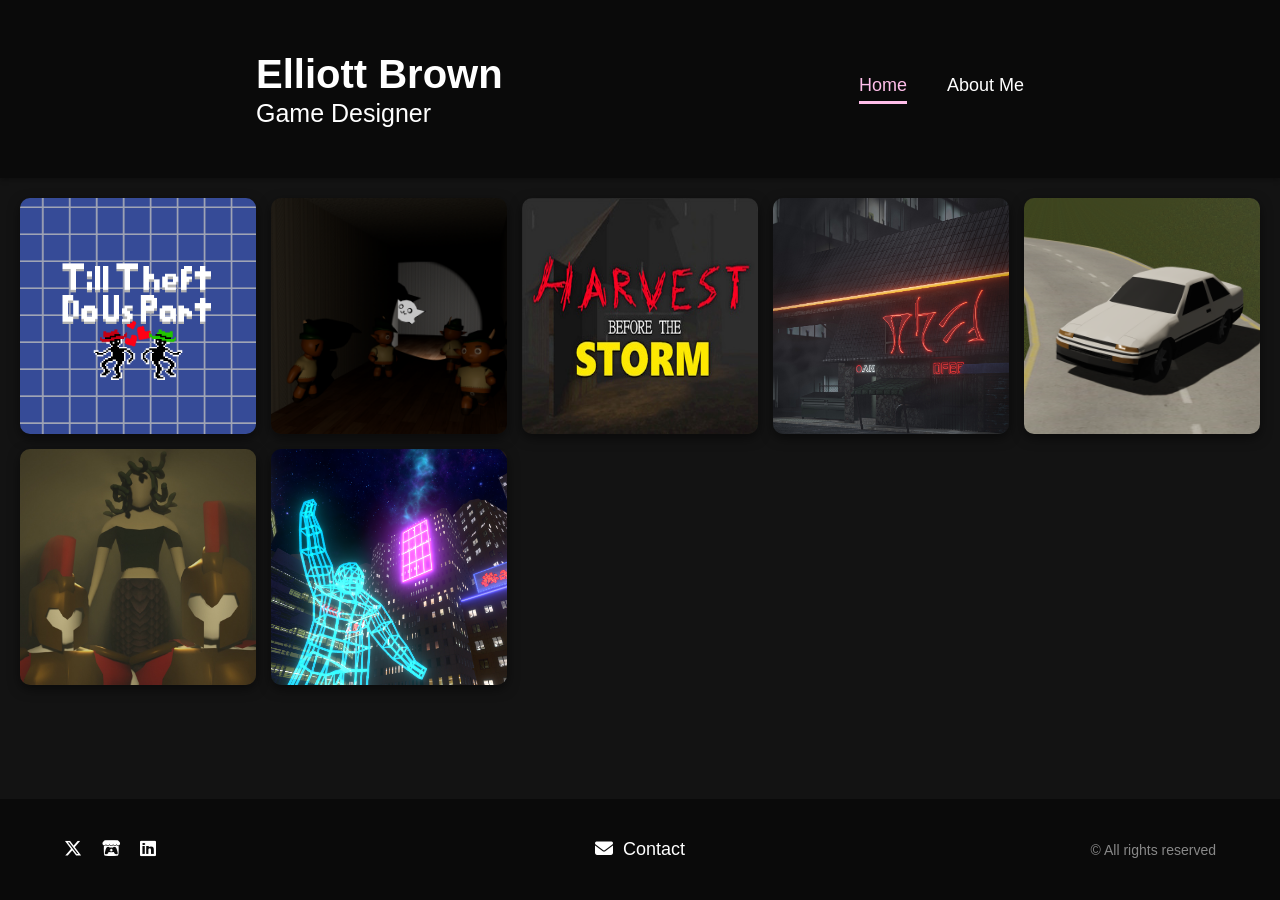
<file: index.html>
<!DOCTYPE html>
<html lang="en">
<head>
    <meta charset="UTF-8">
    <meta name="viewport" content="width=device-width, initial-scale=1.0">
    <link href="https://cdnjs.cloudflare.com/ajax/libs/font-awesome/6.5.0/css/all.min.css" rel="stylesheet">
    <link rel="stylesheet" href="style.css">
    <link rel="icon" href="favicon.png" type="image/png">
    <title>Elliott Brown - Portfolio</title>
</head>
<body>
    <header>
        <div class="name-container">
            <a href="/" class="name">Elliott Brown</a>
            <div class="title">Game Designer</div>
        </div>
        <nav class="main-nav">
            <button class="nav-toggle" aria-label="Toggle navigation" aria-expanded="false" aria-controls="navLinksList">
                <i class="fa-solid fa-bars"></i>
            </button>
            <ul class="nav-links" id="navLinksList">
                <li><a href="/" class="nav-link active">Home</a></li>
                <li><a href="/aboutme/" class="nav-link">About Me</a></li>
            </ul>
        </nav>
    </header>

    <main>
        <section class="projects">
            <a href="/projects/till-theft-do-us-part/" class="project-box">
                <img src="images/tillthefticon.png" alt="Till Theft Do Us Part">
                <div class="overlay">Till Theft Do Us Part</div>
            </a>
            <a href="/projects/spooky-maze-party/" class="project-box">
                <img src="images/spookymazepartyicon.png" alt="Spooky Maze Party">
                <div class="overlay">Spooky Maze Party</div>
            </a>
            <a href="/projects/harvest-before-the-storm/" class="project-box">
                <img src="images/harvestbeforethestormicon.jpg" alt="Harvest Before the Storm">
                <div class="overlay">Harvest Before the Storm</div>
            </a>
            <a href="#" class="project-box">
                <img src="images/cybersoulicon.jpg" alt="Cyber Soul">
                <div class="overlay">Cyber Soul</div>
            </a>
            <a href="#" class="project-box">
                <img src="images/chhocupicon.png" alt="Chho Cup: National Tour">
                <div class="overlay">Chho Cup: National Tour</div>
            </a>
            <a href="#" class="project-box">
                <img src="images/petrifyorperishicon.jpg" alt="Petrify or Perish">
                <div class="overlay">Petrify or Perish</div>
            </a>
            <a href="#" class="project-box">
                <img src="images/cyberpunkicon.png" alt="Cyberpunk Wallrunner Game">
                <div class="overlay">Cyberpunk Wallrunner Game</div>
            </a>
        </section>
    </main>

    <footer class="footer">
        <div class="footer-content">
            <div class="footer-links-left">
                <a href="https://x.com/ebrowndev" class="footer-link" target="_blank" rel="noopener noreferrer">
                    <i class="fa-brands fa-x-twitter"></i>
                </a>
                <a href="https://ebrowndev.itch.io" class="footer-link" target="_blank" rel="noopener noreferrer">
                    <i class="fa-brands fa-itch-io"></i>
                </a>
                <a href="https://www.linkedin.com/in/ebrowndev" class="footer-link" target="_blank" rel="noopener noreferrer">
                    <i class="fa-brands fa-linkedin"></i>
                </a>
            </div>
            <div class="footer-link-center">
                <a href="mailto:contact@ebrowndev.com" class="footer-link">
                    <i class="fa-solid fa-envelope"></i> Contact
                </a>
            </div>
            <div class="footer-copyright">© All rights reserved</div>
        </div>
    </footer>
    <script src="script.js"></script>
</body>
</html>
</file>
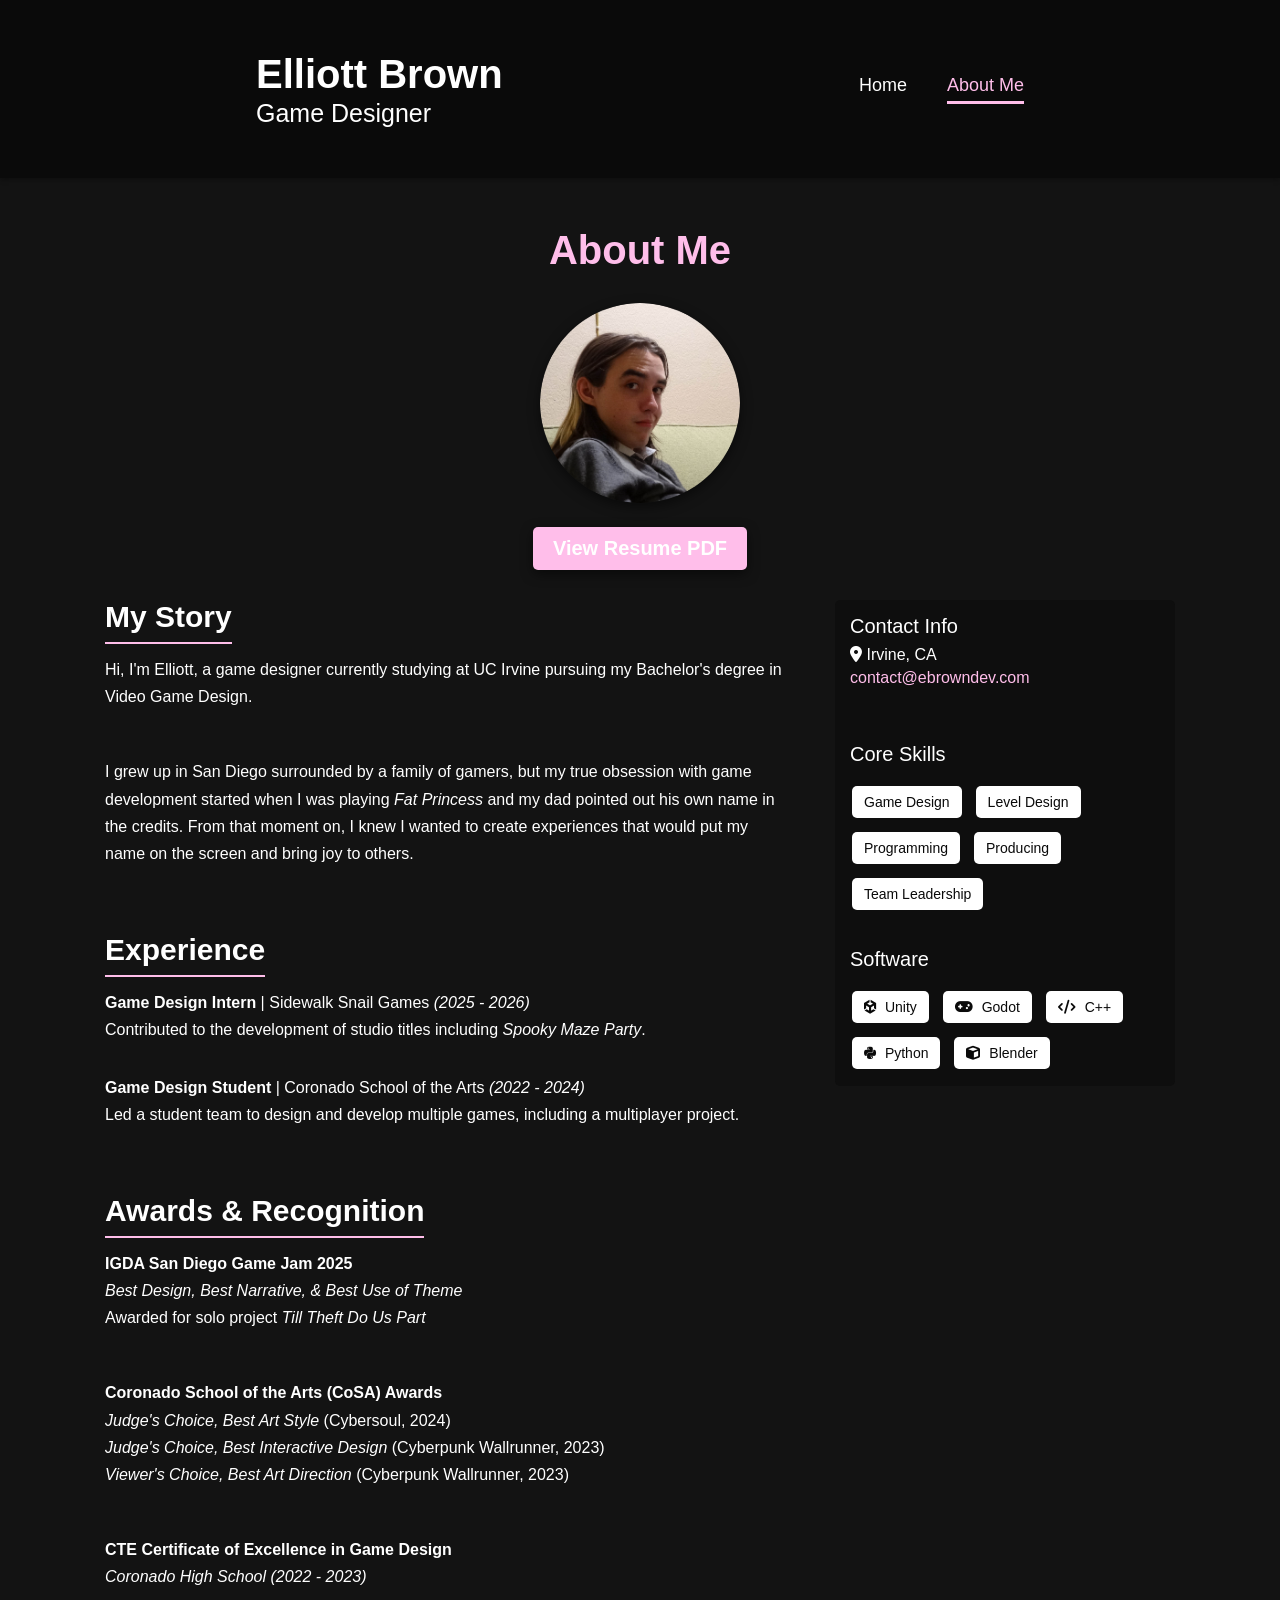
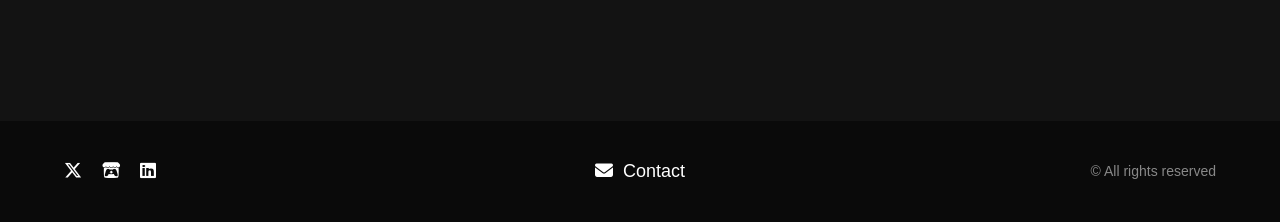
<file: aboutme/index.html>
<!DOCTYPE html>
<html lang="en">

<head>
    <meta charset="UTF-8">
    <meta name="viewport" content="width=device-width, initial-scale=1.0">
    <link href="https://cdnjs.cloudflare.com/ajax/libs/font-awesome/6.5.0/css/all.min.css" rel="stylesheet">
    <link rel="stylesheet" href="../style.css">
    <link rel="icon" href="../favicon.png" type="image/png">
    <title>Elliott Brown - About Me</title>
</head>

<body>
    <header>
        <div class="name-container">
            <a href="/" class="name">Elliott Brown</a>
            <div class="title">Game Designer</div>
        </div>
        <nav class="main-nav">
            <button class="nav-toggle" aria-label="Toggle navigation" aria-expanded="false" aria-controls="navLinksList">
                <i class="fa-solid fa-bars"></i>
            </button>
            <ul class="nav-links" id="navLinksList">
                <li><a href="/" class="nav-link">Home</a></li>
                <li><a href="/aboutme/" class="nav-link active">About Me</a></li>
            </ul>
        </nav>
    </header>

    <main class="project-detail-page">
        <h1>About Me</h1>

        <div class="project-hero" style="text-align: center; margin-bottom: 3rem;">
            <img src="../images/profile.png" alt="Profile Picture of Elliott Brown" style="width: 200px; height: 200px; border-radius: 50%; object-fit: cover; box-shadow: var(--shadow-default); margin-bottom: 2rem;">
            <br>
            <a href="../Elliott_Brown_Resume.pdf" class="resume-button" target="_blank">View Resume PDF</a>
        </div>

        <section class="project-info">
            <div class="project-summary">
                <h2>My Story</h2>
                <p>Hi, I'm Elliott, a game designer currently studying at UC Irvine pursuing my Bachelor's degree in Video Game Design.</p>
                <br>
                <p>I grew up in San Diego surrounded by a family of gamers, but my true obsession with game development started when I was playing <em>Fat Princess</em> and my dad pointed out his own name in the credits. From that moment on, I knew I wanted to create experiences that would put my name on the screen and bring joy to others.</p>
                
                <br><br>

                <h2>Experience</h2>
                <p><strong>Game Design Intern</strong> | Sidewalk Snail Games <em>(2025 - 2026)</em><br>
                Contributed to the development of studio titles including <em>Spooky Maze Party</em>.</p>
                <p><strong>Game Design Student</strong> | Coronado School of the Arts <em>(2022 - 2024)</em><br>
                Led a student team to design and develop multiple games, including a multiplayer project.</p>
                
                <br><br>
                
                <h2>Awards & Recognition</h2>
                
                <p><strong>IGDA San Diego Game Jam 2025</strong><br>
                <em>Best Design, Best Narrative, & Best Use of Theme</em><br>
                Awarded for solo project <em>Till Theft Do Us Part</em></p>
                
                <br>
                
                <p><strong>Coronado School of the Arts (CoSA) Awards</strong><br>
                <em>Judge's Choice, Best Art Style</em> (Cybersoul, 2024)<br>
                <em>Judge's Choice, Best Interactive Design</em> (Cyberpunk Wallrunner, 2023)<br>
                <em>Viewer's Choice, Best Art Direction</em> (Cyberpunk Wallrunner, 2023)</p>
                
                <br>
                
                <p><strong>CTE Certificate of Excellence in Game Design</strong><br>
                <em>Coronado High School (2022 - 2023)</em></p>

            </div>

            <div class="project-meta">
                <h3>Contact Info</h3>
                <p style="margin-bottom: 0.5rem;"><i class="fa-solid fa-location-dot"></i> Irvine, CA</p>
                <p><a href="mailto:contact@ebrowndev.com" style="color: var(--color-primary); text-decoration: none;">contact@ebrowndev.com</a></p>

                <br><br>

                <h3>Core Skills</h3>
                <div class="skills">
                    <span>Game Design</span>
                    <span>Level Design</span>
                    <span>Programming</span>
                    <span>Producing</span>
                    <span>Team Leadership</span>
                </div>

                <br><br>

                <h3>Software</h3>
                <div class="skills">
                    <span><i class="fa-brands fa-unity"></i> Unity</span>
                    <span><i class="fa-solid fa-gamepad"></i> Godot</span>
                    <span><i class="fa-solid fa-code"></i> C++</span>
                    <span><i class="fa-brands fa-python"></i> Python</span>
                    <span><i class="fa-solid fa-cube"></i> Blender</span>
                </div>
            </div>
        </section>
    </main>
    
    <footer class="footer">
        <div class="footer-content">
            <div class="footer-links-left">
                <a href="https://x.com/ebrowndev" class="footer-link" target="_blank" rel="noopener noreferrer">
                    <i class="fa-brands fa-x-twitter"></i>
                </a>
                <a href="https://ebrowndev.itch.io" class="footer-link" target="_blank" rel="noopener noreferrer">
                    <i class="fa-brands fa-itch-io"></i>
                </a>
                <a href="https://www.linkedin.com/in/ebrowndev" class="footer-link" target="_blank" rel="noopener noreferrer">
                    <i class="fa-brands fa-linkedin"></i>
                </a>
            </div>
            <div class="footer-link-center">
                <a href="mailto:contact@ebrowndev.com" class="footer-link">
                    <i class="fa-solid fa-envelope"></i> Contact
                </a>
            </div>
            <div class="footer-copyright">© All rights reserved</div>
        </div>
    </footer>
    <script src="../../script.js"></script>
</body>
</html>
</file>
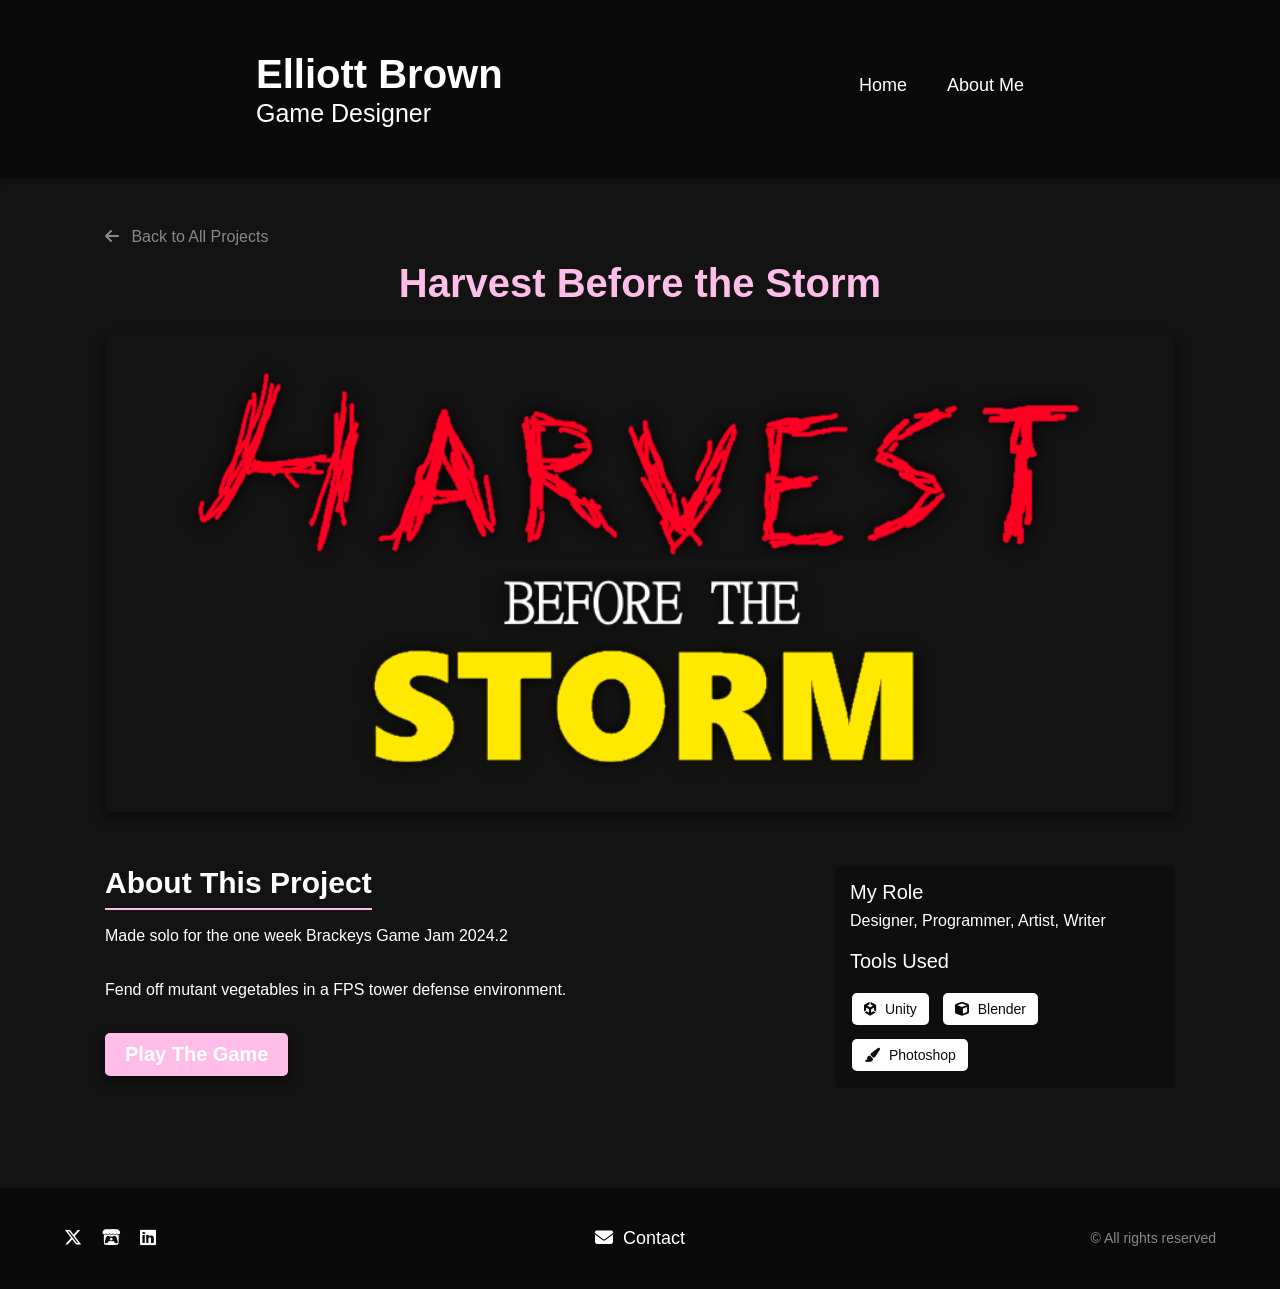
<file: projects/harvest-before-the-storm/index.html>
<!DOCTYPE html>
<html lang="en">
<head>
    <meta charset="UTF-8">
    <meta name="viewport" content="width=device-width, initial-scale=1.0">
    <title>Elliott Brown - Harvest Before the Storm</title>

    <link rel="stylesheet" href="../../style.css">
    <link rel="icon" href="../../favicon.png" type="image/png">
    <link href="https://cdnjs.cloudflare.com/ajax/libs/font-awesome/6.5.0/css/all.min.css" rel="stylesheet">
</head>
<body>
    <header>
        <div class="name-container">
            <a href="/" class="name">Elliott Brown</a>
            <div class="title">Game Designer</div>
        </div>
        <nav class="main-nav">
            <button class="nav-toggle" aria-label="Toggle navigation" aria-expanded="false" aria-controls="navLinksList">
                <i class="fa-solid fa-bars"></i>
            </button>
            <ul class="nav-links" id="navLinksList">
                <li><a href="/" class="nav-link">Home</a></li>
                <li><a href="/aboutme/" class="nav-link">About Me</a></li>
            </ul>
        </nav>
    </header>

    <main class="project-detail-page">
        <div class="back-to-gallery">
            <a href="/" class="back-link">
                <i class="fa-solid fa-arrow-left"></i> Back to All Projects
            </a>
        </div>

        <h1>Harvest Before the Storm</h1>

        <div class="project-hero">
            <img src="../../images/harvestbeforethestormbanner.png" alt="Harvest Before the Storm">
        </div>

        <section class="project-info">
            <div class="project-summary">
                <h2>About This Project</h2>
                <p>
                    Made solo for the one week Brackeys Game Jam 2024.2<br><br>
                    Fend off mutant vegetables in a FPS tower defense environment.
                </p>
                <div class="project-actions">
                    <a href="https://ebrowndev.itch.io/harvest-before-the-storm/" class="resume-button" target="_blank">Play The Game</a>
                </div>
            </div>
            <div class="project-meta">
                <h3>My Role</h3>
                <p>Designer, Programmer, Artist, Writer</p>

                <h3>Tools Used</h3>
                <div class="skills">
                    <span><i class="fa-brands fa-unity"></i> Unity</span>
                    <span><i class="fa-solid fa-cube"></i> Blender</span>
                    <span><i class="fa-solid fa-paintbrush"></i> Photoshop</span>
                </div>
            </div>
        </section>

    </main>

    <div id="lightbox" class="lightbox">
        <span class="lightbox-close" title="Close (Esc)">&times;</span>
        <img class="lightbox-content" id="lightbox-img">
        <a class="lightbox-prev" title="Previous (Left Arrow)">&#10094;</a>
        <a class="lightbox-next" title="Next (Right Arrow)">&#10095;</a>
    </div>

    <footer class="footer">
        <div class="footer-content">
            <div class="footer-links-left">
                <a href="https://x.com/ebrowndev" class="footer-link" target="_blank" rel="noopener noreferrer">
                    <i class="fa-brands fa-x-twitter"></i>
                </a>
                <a href="https://ebrowndev.itch.io" class="footer-link" target="_blank" rel="noopener noreferrer">
                    <i class="fa-brands fa-itch-io"></i>
                </a>
                <a href="https://www.linkedin.com/in/ebrowndev" class="footer-link" target="_blank" rel="noopener noreferrer">
                    <i class="fa-brands fa-linkedin"></i>
                </a>
            </div>
            <div class="footer-link-center">
                <a href="mailto:contact@ebrowndev.com" class="footer-link">
                    <i class="fa-solid fa-envelope"></i> Contact
                </a>
            </div>
            <div class="footer-copyright">© All rights reserved</div>
        </div>
    </footer>

    <script src="../../script.js"></script>
</body>
</html>
</file>
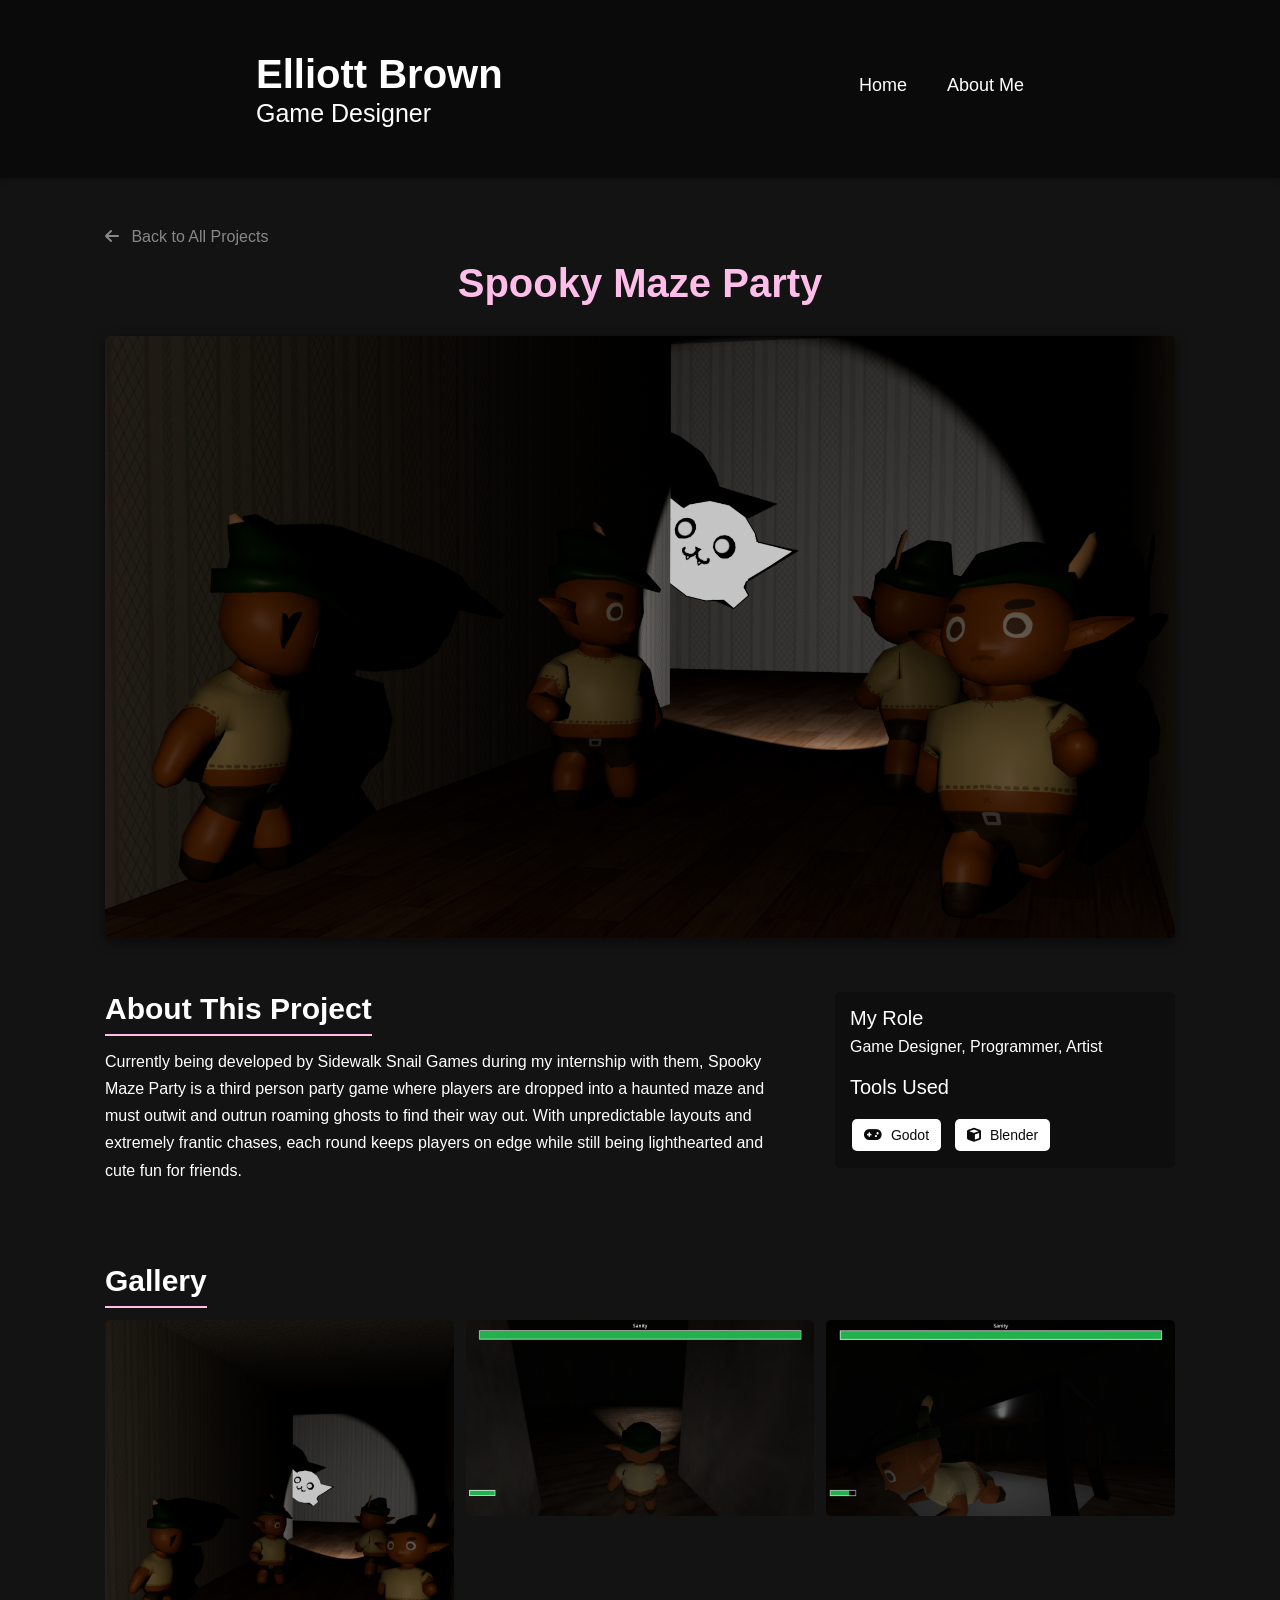
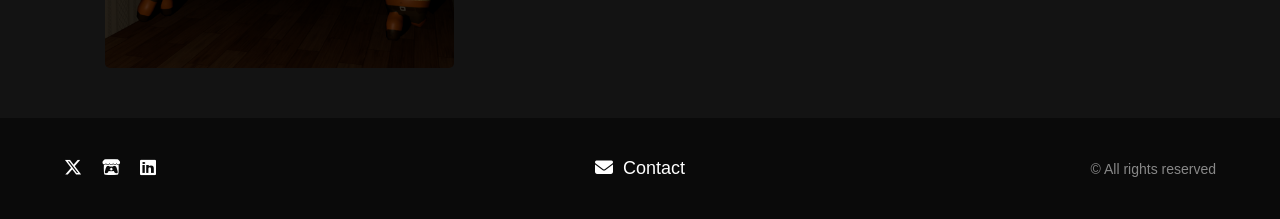
<file: projects/spooky-maze-party/index.html>
<!DOCTYPE html>
<html lang="en">
<head>
    <meta charset="UTF-8">
    <meta name="viewport" content="width=device-width, initial-scale=1.0">
    <title>Elliott Brown - Spooky Maze Party</title>

    <link rel="stylesheet" href="../../style.css">
    <link rel="icon" href="../../favicon.png" type="image/png">
    <link href="https://cdnjs.cloudflare.com/ajax/libs/font-awesome/6.5.0/css/all.min.css" rel="stylesheet">
</head>
<body>
    <header>
        <div class="name-container">
            <a href="/" class="name">Elliott Brown</a>
            <div class="title">Game Designer</div>
        </div>
        <nav class="main-nav">
            <button class="nav-toggle" aria-label="Toggle navigation" aria-expanded="false" aria-controls="navLinksList">
                <i class="fa-solid fa-bars"></i>
            </button>
            <ul class="nav-links" id="navLinksList">
                <li><a href="/" class="nav-link">Home</a></li>
                <li><a href="/aboutme/" class="nav-link">About Me</a></li>
            </ul>
        </nav>
    </header>

    <main class="project-detail-page">
        <div class="back-to-gallery">
            <a href="/" class="back-link">
                <i class="fa-solid fa-arrow-left"></i> Back to All Projects
            </a>
        </div>

        <h1>Spooky Maze Party</h1>

        <div class="project-hero">
            <img src="../../images/spookymazepartybanner.png" alt="Spooky Maze Party Banner">
        </div>

        <section class="project-info">
            <div class="project-summary">
                <h2>About This Project</h2>
                <p>
                    Currently being developed by Sidewalk Snail Games during my internship with them, Spooky Maze Party is a third person party game where players are dropped into a haunted maze and must outwit and outrun roaming ghosts to find their way out.
                    With unpredictable layouts and extremely frantic chases, each round keeps players on edge while still being lighthearted and cute fun for friends.
                </p>
            </div>
            <div class="project-meta">
                <h3>My Role</h3>
                <p>Game Designer, Programmer, Artist</p>

                <h3>Tools Used</h3>
                <div class="skills">
                    <span><i class="fa-solid fa-gamepad"></i> Godot</span>
                    <span><i class="fa-solid fa-cube"></i> Blender</span>
                </div>
            </div>
        </section>

        <section class="project-gallery">
            <h2>Gallery</h2>
            <div class="gallery-grid">
                <img src="../../images/spookymazepartyicon.png" alt="Spooky Maze Party Icon">
                <img src="../../images/spookymazepartyscreenshot1.jpg" alt="Spooky Maze Party Screenshot 1">
                <img src="../../images/spookymazepartyscreenshot2.jpg" alt="Spooky Maze Party Screenshot 2">
            </div>
        </section>

    </main>

    <div id="lightbox" class="lightbox">
        <span class="lightbox-close" title="Close (Esc)">&times;</span>
        <img class="lightbox-content" id="lightbox-img">
        <a class="lightbox-prev" title="Previous (Left Arrow)">&#10094;</a>
        <a class="lightbox-next" title="Next (Right Arrow)">&#10095;</a>
    </div>

    <footer class="footer">
        <div class="footer-content">
            <div class="footer-links-left">
                <a href="https://x.com/ebrowndev" class="footer-link" target="_blank" rel="noopener noreferrer">
                    <i class="fa-brands fa-x-twitter"></i>
                </a>
                <a href="https://ebrowndev.itch.io" class="footer-link" target="_blank" rel="noopener noreferrer">
                    <i class="fa-brands fa-itch-io"></i>
                </a>
                <a href="https://www.linkedin.com/in/ebrowndev" class="footer-link" target="_blank" rel="noopener noreferrer">
                    <i class="fa-brands fa-linkedin"></i>
                </a>
            </div>
            <div class="footer-link-center">
                <a href="mailto:contact@ebrowndev.com" class="footer-link">
                    <i class="fa-solid fa-envelope"></i> Contact
                </a>
            </div>
            <div class="footer-copyright">© All rights reserved</div>
        </div>
    </footer>

    <script src="../../script.js"></script>
</body>
</html>
</file>
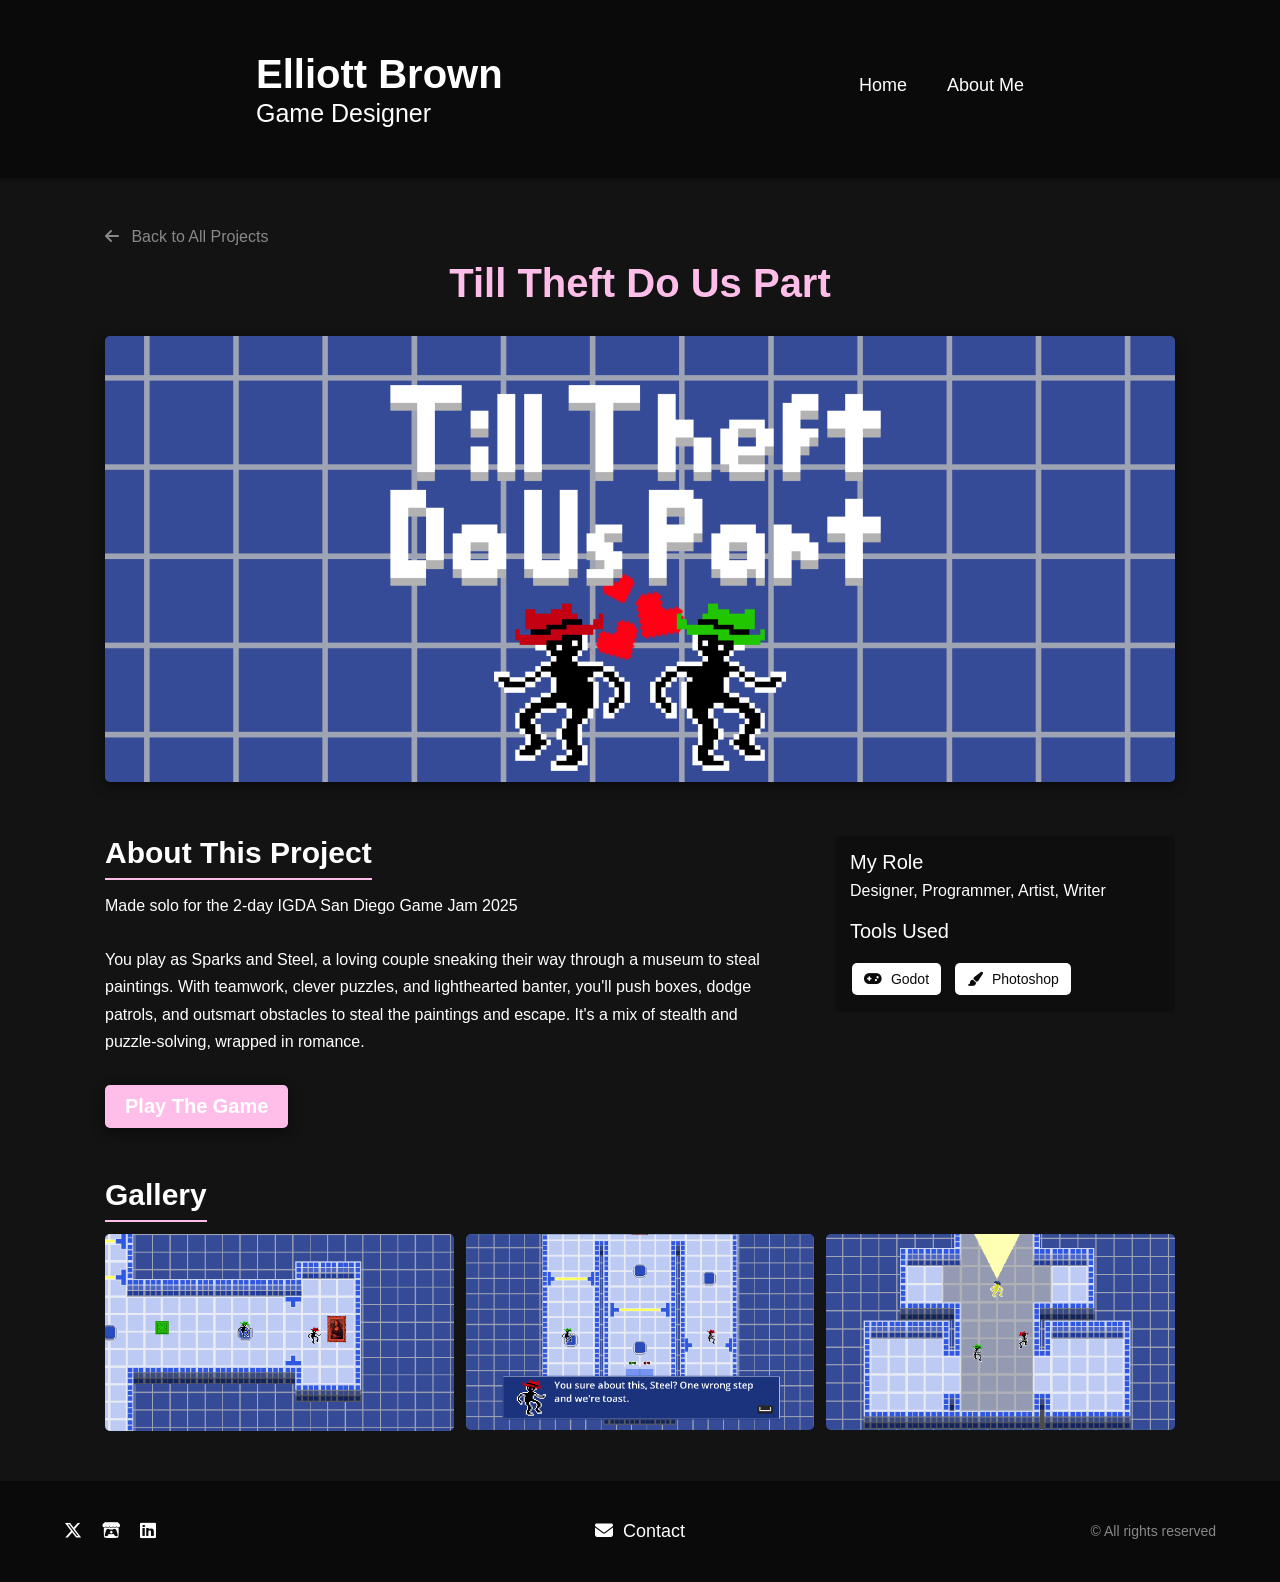
<file: projects/till-theft-do-us-part/index.html>
<!DOCTYPE html>
<html lang="en">
<head>
    <meta charset="UTF-8">
    <meta name="viewport" content="width=device-width, initial-scale=1.0">
    <title>Elliott Brown - Till Theft Do Us Part</title>

    <link rel="stylesheet" href="../../style.css">
    <link rel="icon" href="../../favicon.png" type="image/png">
    <link href="https://cdnjs.cloudflare.com/ajax/libs/font-awesome/6.5.0/css/all.min.css" rel="stylesheet">
</head>
<body>
    <header>
        <div class="name-container">
            <a href="/" class="name">Elliott Brown</a>
            <div class="title">Game Designer</div>
        </div>
        <nav class="main-nav">
            <button class="nav-toggle" aria-label="Toggle navigation" aria-expanded="false" aria-controls="navLinksList">
                <i class="fa-solid fa-bars"></i>
            </button>
            <ul class="nav-links" id="navLinksList">
                <li><a href="/" class="nav-link">Home</a></li>
                <li><a href="/aboutme/" class="nav-link">About Me</a></li>
            </ul>
        </nav>
    </header>

    <main class="project-detail-page">
        <div class="back-to-gallery">
            <a href="/" class="back-link">
                <i class="fa-solid fa-arrow-left"></i> Back to All Projects
            </a>
        </div>

        <h1>Till Theft Do Us Part</h1>

        <div class="project-hero">
            <img src="../../images/tilltheftdouspartbanner.png" alt="Till Theft Do Us Part Banner">
        </div>

        <section class="project-info">
            <div class="project-summary">
                <h2>About This Project</h2>
                <p>
                    Made solo for the 2-day IGDA San Diego Game Jam 2025<br><br>
                    You play as Sparks and Steel, a loving couple sneaking their way through a museum to steal paintings.
                    With teamwork, clever puzzles, and lighthearted banter, you'll push boxes, dodge patrols, and outsmart
                    obstacles to steal the paintings and escape. It's a mix of stealth and puzzle-solving, wrapped in romance.
                </p>
                <div class="project-actions">
                    <a href="https://ebrowndev.itch.io/till-theft-do-us-part" class="resume-button" target="_blank">Play The Game</a>
                </div>
            </div>
            <div class="project-meta">
                <h3>My Role</h3>
                <p>Designer, Programmer, Artist, Writer</p>

                <h3>Tools Used</h3>
                <div class="skills">
                    <span><i class="fa-solid fa-gamepad"></i> Godot</span>
                    <span><i class="fa-solid fa-paintbrush"></i> Photoshop</span>
                </div>
            </div>
        </section>

        <section class="project-gallery">
            <h2>Gallery</h2>
            <div class="gallery-grid">
                <img src="../../images/tilltheftscreenshot1.png" alt="Till Theft Do Us Part Screenshot 1">
                <img src="../../images/tilltheftscreenshot2.png" alt="Till Theft Do Us Part Screenshot 2">
                <img src="../../images/tilltheftscreenshot3.png" alt="Till Theft Do Us Part Screenshot 3">
                
            </div>
        </section>

    </main>

    <div id="lightbox" class="lightbox">
        <span class="lightbox-close" title="Close (Esc)">&times;</span>
        <img class="lightbox-content" id="lightbox-img">
        <a class="lightbox-prev" title="Previous (Left Arrow)">&#10094;</a>
        <a class="lightbox-next" title="Next (Right Arrow)">&#10095;</a>
    </div>

    <footer class="footer">
        <div class="footer-content">
            <div class="footer-links-left">
                <a href="https://x.com/ebrowndev" class="footer-link" target="_blank" rel="noopener noreferrer">
                    <i class="fa-brands fa-x-twitter"></i>
                </a>
                <a href="https://ebrowndev.itch.io" class="footer-link" target="_blank" rel="noopener noreferrer">
                    <i class="fa-brands fa-itch-io"></i>
                </a>
                <a href="https://www.linkedin.com/in/ebrowndev" class="footer-link" target="_blank" rel="noopener noreferrer">
                    <i class="fa-brands fa-linkedin"></i>
                </a>
            </div>
            <div class="footer-link-center">
                <a href="mailto:contact@ebrowndev.com" class="footer-link">
                    <i class="fa-solid fa-envelope"></i> Contact
                </a>
            </div>
            <div class="footer-copyright">© All rights reserved</div>
        </div>
    </footer>

    <script src="../../script.js"></script>
</body>
</html>
</file>
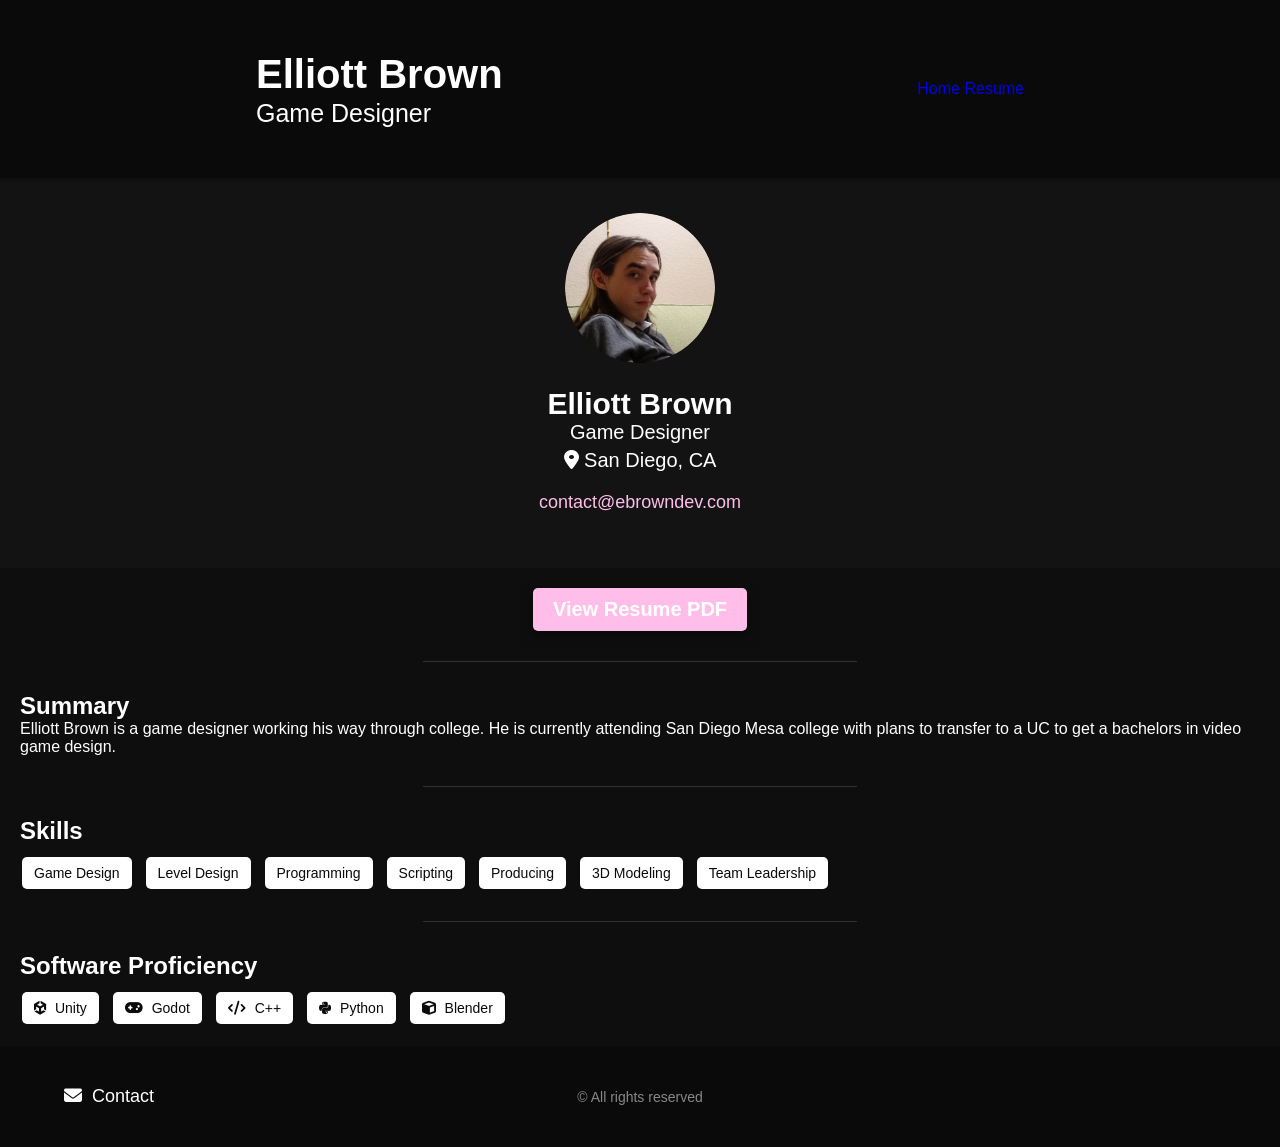
<file: resume.html>
<!DOCTYPE html>
<html lang="en">

<head>
    <meta charset="UTF-8">
    <meta name="viewport" content="width=device-width, initial-scale=1.0">
    <link href="https://cdnjs.cloudflare.com/ajax/libs/font-awesome/6.5.0/css/all.min.css" rel="stylesheet">
    <link rel="stylesheet" href="style.css">
    <link rel="icon" href="favicon.png" type="image/png">
    <title>Elliott Brown - Resume</title>
</head>

<body>
    <header>
        <div class="name-container">
            <a href="/" class="name">Elliott Brown</a>
            <div class="title">Game Designer</div>
        </div>

        <nav>
            <a href="/">Home</a>
            <a href="resume.html" class="active">Resume</a>
        </nav>
    </header>

    <section class="resume-about">
        <div class="profile">
            <img src="profile.png" alt="Profile Picture" class="profile-pic">
            <h2 class="profile-name">Elliott Brown</h2>
            <p class="profile-title">Game Designer</p>
            <p class="profile-location"><i class="fa-solid fa-location-dot"></i> San Diego, CA</p>
            <a href="mailto:contact@ebrowndev.com" class="profile-email">contact@ebrowndev.com</a>
        </div>
    </section>

    <section class="resume-content">
        <div class="resume-download">
            <a class="resume-button" href="Elliott_Brown_Resume.pdf" target="_blank">View Resume PDF</a>
        </div>
        
        <div class="divider"></div>

        <div class="resume-summary">
            <h2>Summary</h2>
            <p>Elliott Brown is a game designer working his way through college. He is currently attending San Diego Mesa college with plans to transfer to a UC to get a bachelors in video game design.</p>
        </div>
        
        <div class="divider"></div>

        <div class="resume-skills">
            <h2>Skills</h2>
            <div class="skills">
                <span>Game Design</span>
                <span>Level Design</span>
                <span>Programming</span>
                <span>Scripting</span>
                <span>Producing</span>
                <span>3D Modeling</span>
                <span>Team Leadership</span>
            </div>
        </div>
        <div class="divider"></div>
        <div class="resume-skills">
            <h2>Software Proficiency</h2>
            <div class="skills">
                <span><i class="fa-brands fa-unity"></i> Unity</span>
                <span><i class="fa-solid fa-gamepad"></i> Godot</span>
                <span><i class="fa-solid fa-code"></i> C++</span>
                <span><i class="fa-brands fa-python"></i> Python</span>
                <span><i class="fa-solid fa-cube"></i> Blender</span>
            </div>
        </div>
    </section>
    
    <footer class="footer">
        <div class="footer-content">
            <a href="mailto:elliott@example.com" class="footer-link"><i class="fa-solid fa-envelope"></i> Contact</a>
            <div class="footer-copyright">© All rights reserved</div>
        </div>
    </footer>
</body>

</html>
</file>
<file: style.css>
@import url('https://fonts.googleapis.com/css2?family=Ubuntu:ital,wght@0,300;0,400;0,500;0,700;1,300;1,400;1,500;1,700&display=swap');

:root {
    --color-primary: #ffbeea;
    --color-primary-hover: #ff9fe1;
    --color-background-dark: #0a0a0a;
    --color-background-medium: #0e0e0e;
    --color-background-light: #131313;
    --color-text-light: #ffffff;
    --color-text-medium: #888888;
    --color-text-dark: #0a0a0a;
    --color-divider: #555555;
    
    --font-family-default: 'Poppins', sans-serif;
    --font-weight-light: 200;
    --font-weight-regular: 300;
    --font-weight-medium: 400;
    --font-weight-semibold: 500;
    --font-weight-bold: 600;
    --font-weight-extrabold: 800;

    --fs-base: 1.6rem;
    --fs-xs: 1.4rem;
    --fs-sm: 1.8rem;
    --fs-md: 2rem;
    --fs-lg: 2.5rem;
    --fs-xl: 3rem;
    --fs-xxl: 4rem;

    --space-xxs: 0.2rem;
    --space-xs: 0.5rem;
    --space-sm: 0.8rem;
    --space-md: 1rem;
    --space-lg: 1.2rem;
    --space-xl: 1.5rem;
    --space-xxl: 2rem;
    --space-xxxl: 2.5rem;
    --space-xxxxl: 3rem;
    --space-xxxxxl: 3.5rem;
    --space-xxxxxxl: 4rem;
    --space-huge: 5rem;

    --border-radius-sm: 0.5rem;
    --border-radius-md: 10px;
    --shadow-default: 0 4px 12px rgba(0, 0, 0, 0.5);
    --header-shadow: 0 2px 5px rgba(0, 0, 0, 0.3);

    --transition-fast: 0.3s ease;
    --transition-medium: 0.5s ease;
}

* {
    margin: 0;
    padding: 0;
    box-sizing: border-box;
    text-decoration: none;
    border: none;
    outline: none;
    font-family: var(--font-family-default);
}

html {
    font-size: 62.5%;
    scroll-behavior: smooth;
    overflow-y: scroll;
}

body {
    width: 100%;
    min-height: 100vh;
    background-color: var(--color-background-light);
    color: var(--color-text-light);
    overflow-x: hidden;
    font-size: var(--fs-base);
    display: flex;
    flex-direction: column;
}

main {
    flex: 1 0 auto;
}

header {
    top: 0;
    left: 0;
    width: 100%;
    padding: var(--space-huge) 20%;
    background-color: var(--color-background-dark);
    box-shadow: var(--header-shadow);
    display: flex;
    justify-content: space-between;
    align-items: center;
    z-index: 100;
}

.name-container {
    display: flex;
    flex-direction: column;
    line-height: 1.2;
}

.name {
    font-size: var(--fs-xxl);
    color: var(--color-text-light);
    font-weight: var(--font-weight-extrabold);
    cursor: pointer;
    transition: color var(--transition-medium);
}

.name:hover {
    color: var(--color-primary);
}

.title {
    font-size: var(--fs-lg);
    font-weight: var(--font-weight-light);
    color: var(--color-text-light);
    pointer-events: none;
}

.projects {
    display: grid;
    grid-template-columns: repeat(auto-fit, minmax(250px, 1fr));
    gap: var(--space-xl);
    padding: var(--space-xxl);
    max-width: 3000px;
    margin: 0 auto;
}

@media (min-width: 1250px) {
    .projects {
        grid-template-columns: repeat(5, 1fr);
    }
}

.project-box {
    position: relative;
    overflow: hidden;
    border-radius: var(--border-radius-md);
    cursor: pointer;
    box-shadow: var(--shadow-default);
}

.project-box img {
    width: 100%;
    height: 100%;
    object-fit: cover;
    display: block;
    transition: transform var(--transition-fast);
}

.project-box:hover img {
    transform: scale(1.05);
}

.overlay {
    position: absolute;
    top: 0;
    left: 0;
    width: 100%;
    height: 100%;
    background: rgba(0, 0, 0, 0.7);
    color: var(--color-text-light);
    display: flex;
    align-items: flex-end;
    justify-content: left;
    font-size: var(--fs-xl);
    font-weight: var(--font-weight-bold);
    text-align: left;
    opacity: 0;
    padding: var(--space-md) var(--space-xxxl);
    transition: opacity var(--transition-fast);
}

.project-box:hover .overlay {
    opacity: 1;
}

.resume-about {
    margin: var(--space-xxxxxl) auto;
    text-align: center;
}

.profile {
    margin-bottom: var(--space-xxl);
}

.profile-pic {
    width: 150px;
    height: 150px;
    border-radius: 50%;
    object-fit: cover;
    margin-bottom: var(--space-md);
}

.profile-name {
    font-size: var(--fs-xl);
    padding: var(--space-md) 0 0 0;
    font-weight: var(--font-weight-extrabold);
    color: var(--color-text-light);
}

.profile-title {
    font-size: var(--fs-md);
    font-weight: var(--font-weight-regular);
    color: var(--color-text-light);
}

.profile-location {
    font-size: var(--fs-md);
    padding: var(--space-xs) 0 var(--space-xxl) 0;
    font-weight: var(--font-weight-regular);
    color: var(--color-text-light);
}

.profile-email {
    font-size: var(--fs-sm);
    color: var(--color-primary);
    word-break: break-all;
}

.profile-email:hover {
    text-decoration: underline;
}

.resume-content {
    padding: var(--space-xxl);
    background-color: var(--color-background-medium);
}

.resume-section {
    margin: var(--space-huge) auto;
    max-width: 80rem;
    width: 90%;
    color: var(--color-text-light);
}

.resume-section h2 {
    font-size: var(--fs-xl);
    font-weight: var(--font-weight-semibold);
    margin-bottom: var(--space-lg);
    color: var(--color-text-light);
}

.resume-section p, .resume-section .skills {
    font-size: var(--fs-md);
    font-weight: var(--font-weight-regular);
    line-height: 1.6;
}

.skills {
    display: flex;
    gap: var(--space-md);
    justify-content: left;
    flex-wrap: wrap;
    padding-top: var(--space-md);
}

.skills span {
    background-color: var(--color-text-light);
    color: var(--color-text-dark);
    padding: var(--space-sm) var(--space-lg);
    border-radius: var(--border-radius-sm);
    font-weight: var(--font-weight-medium);
    font-size: var(--fs-xs);
    margin: var(--space-xxs);
}

.skills span i {
    margin-right: var(--space-xs);
}

.resume-download {
    text-align: center;
    margin-bottom: var(--space-xxxxl);
}

.resume-button {
    display: inline-block;
    padding: var(--space-md) var(--space-xxl);
    background-color: var(--color-primary);
    color: var(--color-text-light);
    border-radius: var(--border-radius-sm);
    font-weight: var(--font-weight-extrabold);
    font-size: var(--fs-md);
    box-shadow: var(--shadow-default);
    transition: background-color var(--transition-fast);
}

.resume-button:hover {
    background-color: var(--color-primary-hover);
}

.divider {
    width: 35%;
    min-width: 200px;
    height: 1px;
    background-color: var(--color-divider);
    margin: var(--space-xxxxl) auto;
    opacity: 0.5;
}

.footer {
    width: 100%;
    background-color: var(--color-background-dark);
    color: var(--color-text-light);
    padding: var(--space-xxxxxxl) var(--footer-padding-h, 5%);
    z-index: 1000;
}

.footer-content {
    display: flex;
    flex-direction: column;
    align-items: center;
    gap: var(--space-lg);
}

.footer-links-left,
.footer-link-center {
    display: flex;
    flex-wrap: wrap;
    justify-content: center;
    align-items: center;
    gap: var(--space-xl);
}

.footer-copyright {
    font-size: var(--fs-xs);
    color: var(--color-text-medium);
    text-align: center;
}

.footer-link {
    font-size: var(--fs-sm);
    text-decoration: none;
    font-weight: var(--font-weight-semibold);
    color: var(--color-text-light);
    transition: color var(--transition-fast);
}

.footer-link:hover {
    color: var(--color-primary);
}

.footer-link i {
    margin-right: var(--space-xs);
}

@media (min-width: 768px) {
    .footer-content {
        display: grid;
        grid-template-columns: 1fr auto 1fr;
        align-items: center;
        gap: var(--space-xl);
        width: 100%;
    }

    .footer-links-left {
        justify-self: start;
        justify-content: flex-start;
    }

    .footer-link-center {
        justify-self: center;
    }

    .footer-copyright {
        justify-self: end;
        text-align: right;
    }
}

.main-nav {
    position: relative;
}

.nav-toggle {
    background: none;
    border: none;
    color: var(--color-text-light);
    font-size: var(--fs-lg);
    cursor: pointer;
    padding: 0.5rem;
    display: none;
    z-index: 1100;
}

.nav-links {
    list-style: none;
    padding: 0;
    margin: 0;
    display: flex;
}

.nav-links .nav-link {
    font-family: var(--font-family-default);
    display: inline-block;
    color: var(--color-text-light);
    font-size: var(--fs-sm);
    font-weight: var(--font-weight-semibold);
    text-decoration: none;
    background-color: transparent;
    padding: 0 0 var(--space-xs) 0;
    border-width: 0px;
    border-style: solid;
    border-color: transparent;
    border-bottom-width: 3px;
    transition: color var(--transition-fast), border-bottom-color var(--transition-fast);
}

.nav-links li:not(:first-child) {
     margin-left: var(--space-xxxxxxl);
}

.nav-links .nav-link:hover,
.nav-links .nav-link.active {
    color: var(--color-primary);
    border-bottom-color: var(--color-primary);
    background-color: transparent;
}

.project-detail-page {
    max-width: 1100px;
    margin: 0 auto;
    padding: var(--space-huge) var(--space-xl);
}

.back-to-gallery {
    display: flex;
    justify-content: flex-start;
    margin-bottom: var(--space-xl);
}

.back-link {
    color: var(--color-text-medium);
    font-size: var(--fs-base);
    font-weight: var(--font-weight-medium);
    text-decoration: none;
    transition: color var(--transition-fast);
}

.back-link:hover {
    color: var(--color-primary);
}

.back-link i {
    margin-right: var(--space-sm);
}

.project-detail-page h1 {
    font-size: var(--fs-xxl);
    color: var(--color-primary);
    text-align: center;
    margin-bottom: var(--space-xxxxl);
}

.project-hero img {
    width: 100%;
    border-radius: var(--border-radius-sm);
    box-shadow: var(--shadow-default);
    margin-bottom: var(--space-huge);
}

.project-info {
    display: grid;
    grid-template-columns: 2fr 1fr;
    gap: var(--space-huge);
    margin-bottom: var(--space-huge);
    align-items: start;
}

.project-summary h2, .project-gallery h2 {
    font-size: var(--fs-xl);
    margin-bottom: var(--space-lg);
    border-bottom: 2px solid var(--color-primary);
    padding-bottom: var(--space-sm);
    display: inline-block;
}

.project-summary p {
    font-size: var(--fs-base);
    line-height: 1.7;
    margin-bottom: var(--space-xxxxl);
}

.project-meta {
    background-color: var(--color-background-medium);
    padding: var(--space-xl);
    border-radius: var(--border-radius-sm);
}

.project-meta h3 {
    font-size: var(--fs-md);
    font-weight: var(--font-weight-semibold);
    margin-bottom: var(--space-sm);
}

.project-meta p {
    font-size: var(--fs-base);
    margin-bottom: var(--space-xxl);
}

.project-meta .skills {
    justify-content: flex-start;
}

.project-actions {
    display: flex;
    gap: var(--space-lg);
}

.gallery-grid {
    display: grid;
    grid-template-columns: repeat(auto-fit, minmax(250px, 1fr));
    gap: var(--space-lg);
}

.gallery-grid img {
    width: 100%;
    border-radius: var(--border-radius-sm);
    transition: transform 0.3s ease, box-shadow 0.3s ease;
    cursor: pointer;
}

.gallery-grid img:hover {
    transform: scale(1.05);
    box-shadow: var(--shadow-default);
}

@media (max-width: 767px) {
    header {
        padding: var(--space-xl) 5%;
    }

    .name {
        font-size: 3.2rem;
    }

    .title {
        font-size: 2rem;
    }

    .projects {
        padding: var(--space-lg);
    }
    
    .resume-about {
        margin-top: var(--space-xxl);
        margin-bottom: var(--space-xxl);
    }
    
    .resume-section {
        margin: var(--space-xxxl) auto;
    }

    .footer {
        padding: var(--space-xxxl) 5%;
    }

    .nav-toggle {
        display: block;
    }
    
    .main-nav .nav-links {
        display: none;
        position: absolute;
        flex-direction: column;
        top: calc(100% + 10px);
        right: 0;
        background-color: var(--color-background-dark);
        border: 1px solid var(--color-divider);
        border-radius: var(--border-radius-sm);
        box-shadow: var(--shadow-default);
        min-width: 200px;
        z-index: 1090;
    }

    .main-nav .nav-links.nav-open {
        display: flex;
    }

    .main-nav .nav-links li {
        margin-left: 0;
        width: 100%;
    }

    .main-nav .nav-links .nav-link {
        display: block;
        width: 100%;
        padding: var(--space-md) var(--space-lg);
        text-align: left;
        border-bottom: 1px solid var(--color-divider);
    }
    
    .main-nav .nav-links li:last-child .nav-link {
        border-bottom: none;
    }

    .main-nav .nav-links .nav-link:hover,
    .main-nav .nav-links .nav-link.active {
        background-color: var(--color-background-medium);
        border-bottom-color: var(--color-divider);
    }

    .project-detail-page {
        padding: var(--space-xxl) var(--space-lg);
    }

    .project-detail-page h1 {
        font-size: var(--fs-xl);
    }

    .project-info {
        grid-template-columns: 1fr;
        gap: var(--space-xxxl);
    }

    .project-summary h2, .project-gallery h2 {
        font-size: 2.6rem;
    }

    .project-actions {
        flex-direction: column;
        align-items: stretch;
    }

    .project-actions .resume-button {
        text-align: center;
    }
}

.lightbox {
    display: none;
    position: fixed;
    z-index: 2000;
    left: 0;
    top: 0;
    width: 100%;
    height: 100%;
    background-color: rgba(0, 0, 0, 0.9);
    justify-content: center;
    align-items: center;
}

.lightbox.active {
    display: flex;
}

.lightbox-content {
    max-width: 90%;
    max-height: 80%;
    object-fit: contain;
    animation: lightbox-zoom 0.5s ease;
}

@keyframes lightbox-zoom {
    from { transform: scale(0.8); opacity: 0; }
    to { transform: scale(1); opacity: 1; }
}

.lightbox-close {
    position: absolute;
    top: 2rem;
    right: 3rem;
    color: #fff;
    font-size: 4rem;
    font-weight: bold;
    cursor: pointer;
    transition: color 0.3s ease;
}

.lightbox-close:hover {
    color: var(--color-text-medium);
}

.lightbox-prev,
.lightbox-next {
    cursor: pointer;
    position: absolute;
    top: 50%;
    transform: translateY(-50%);
    width: auto;
    padding: 1.5rem;
    color: white;
    font-weight: bold;
    font-size: 3rem;
    transition: background-color 0.3s ease;
    user-select: none;
}

.lightbox-prev {
    left: 1rem;
    border-radius: 0 3px 3px 0;
}

.lightbox-next {
    right: 1rem;
    border-radius: 3px 0 0 3px;
}

.lightbox-prev:hover,
.lightbox-next:hover {
    background-color: rgba(255, 255, 255, 0.1);
}
</file>
